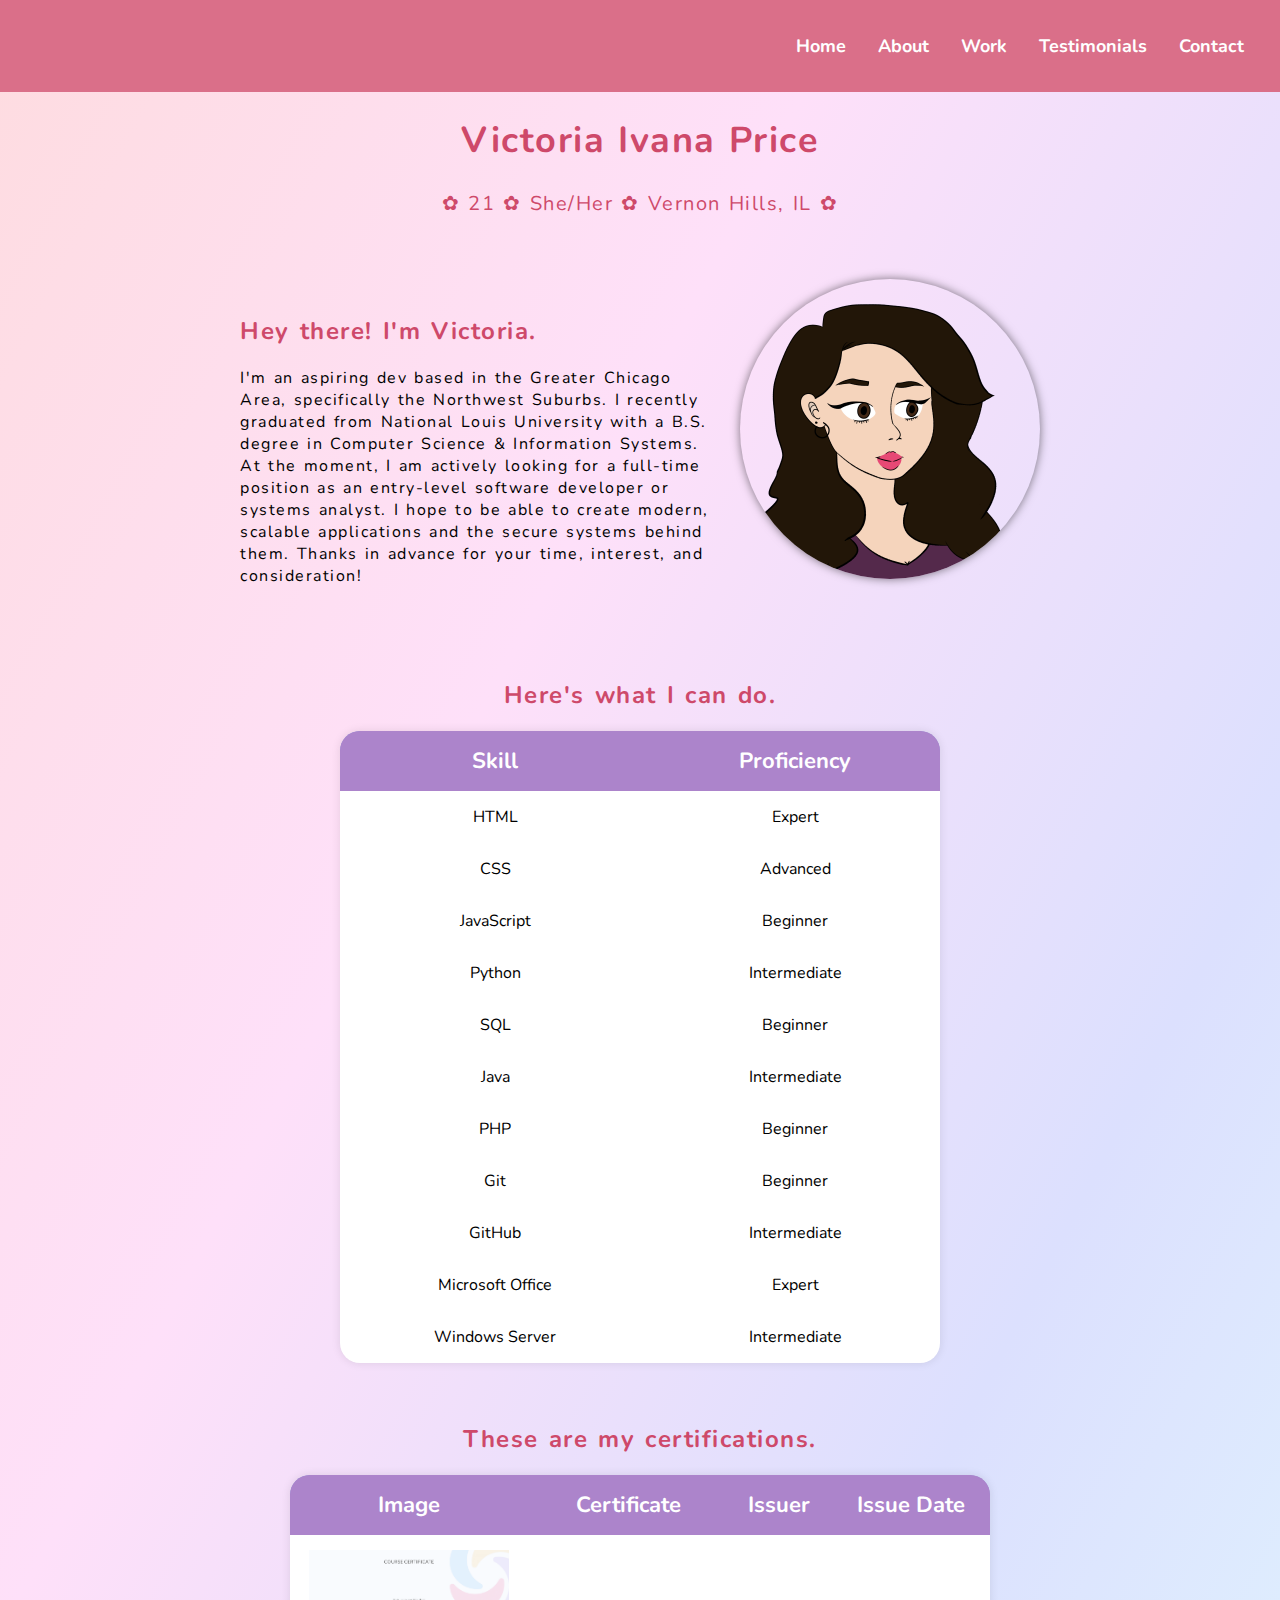
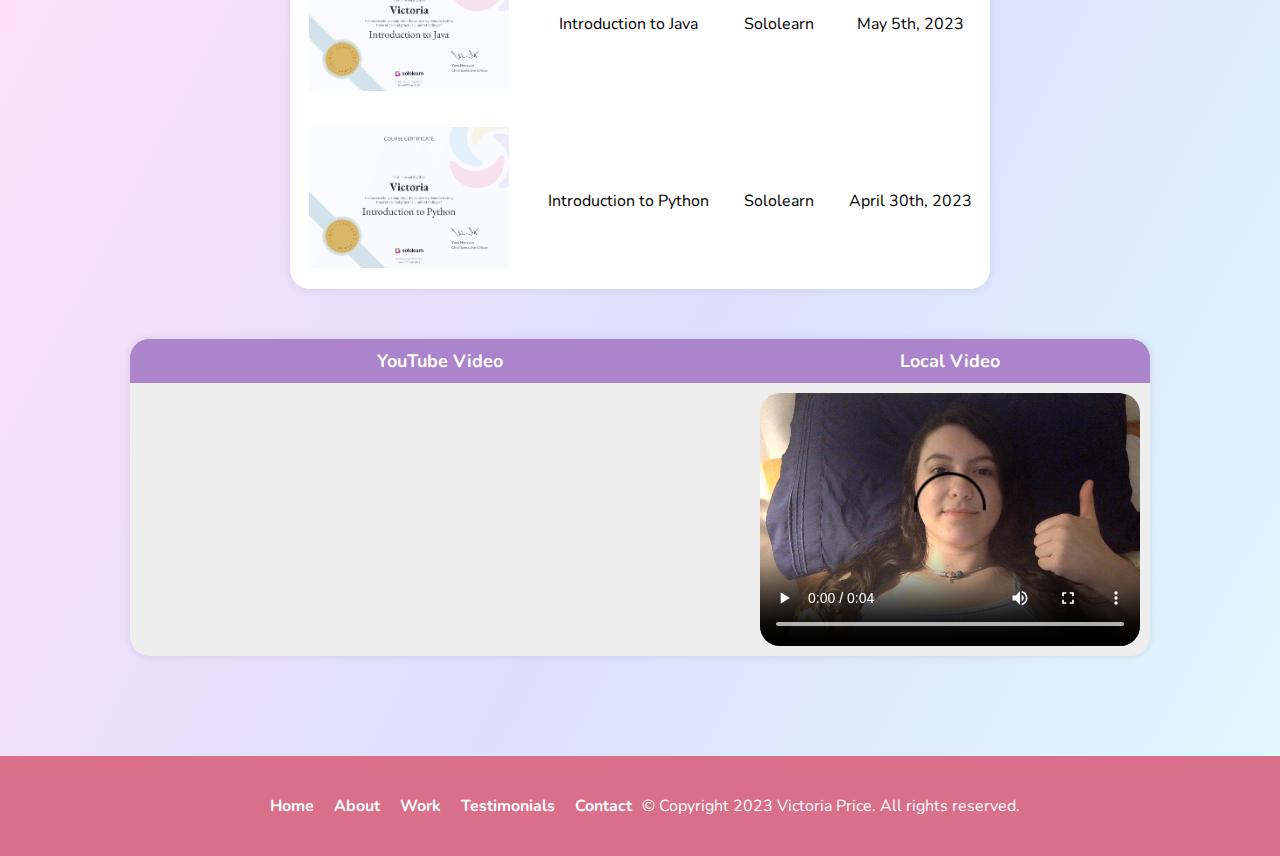
<file: index.html>
<!DOCTYPE html>
<html lang="en">
  <head>
    <meta charset="UTF-8" />
    <meta name="viewport" content="width=device-width, initial-scale=1.0" />
    <meta
      name="description"
      content="Victoria Ivana Price's Professional Portfolio"
    />
    <meta
      name="keywords"
      content="Victoria Price, VIP, Portfolio, Software Developer"
    />
    <title>Victoria Price</title>
    <link rel="stylesheet" href="styles.css" />
    <link
      href="https://fonts.googleapis.com/css?family=Nunito&display=swap"
      rel="stylesheet"
    />
  </head>

  <body>
    <nav>
      <ul>
        <li><a href="contact.html">Contact</a></li>
        <li><a href="testimonials.html">Testimonials</a></li>
        <li><a href="work.html">Work</a></li>
        <li><a href="about.html">About</a></li>
        <li><a href="index.html">Home</a></li>
      </ul>
    </nav>

    <div class="main-content">
      <div class="about-me">
        <h1>Victoria Ivana Price</h1>
        <p>✿ 21 ✿ She/Her ✿ Vernon Hills, IL ✿</p>
      </div>

      <div class="profile-container">
        <div class="profile-text">
          <h2>Hey there! I'm Victoria.</h2>
          <p>
            I'm an aspiring dev based in the Greater Chicago Area, specifically
            the Northwest Suburbs. I recently graduated from National Louis
            University with a B.S. degree in Computer Science & Information
            Systems. At the moment, I am actively looking for a full-time
            position as an entry-level software developer or systems analyst. I
            hope to be able to create modern, scalable applications and the
            secure systems behind them. Thanks in advance for your time,
            interest, and consideration!
          </p>
        </div>
        <div class="profile-photo"></div>
      </div>

      <div class="skills">
        <h2>Here's what I can do.</h2>
        <table>
          <thead>
            <tr class="labels">
              <th>Skill</th>
              <th>Proficiency</th>
            </tr>
          </thead>
          <tbody>
            <tr>
              <td>HTML</td>
              <td>Expert</td>
            </tr>
            <tr>
              <td>CSS</td>
              <td>Advanced</td>
            </tr>
            <tr>
              <td>JavaScript</td>
              <td>Beginner</td>
            </tr>
            <tr>
              <td>Python</td>
              <td>Intermediate</td>
            </tr>
            <tr>
              <td>SQL</td>
              <td>Beginner</td>
            </tr>
            <tr>
              <td>Java</td>
              <td>Intermediate</td>
            </tr>
            <tr>
              <td>PHP</td>
              <td>Beginner</td>
            </tr>
            <tr>
              <td>Git</td>
              <td>Beginner</td>
            </tr>
            <tr>
              <td>GitHub</td>
              <td>Intermediate</td>
            </tr>
            <tr>
              <td>Microsoft Office</td>
              <td>Expert</td>
            </tr>
            <tr>
              <td>Windows Server</td>
              <td>Intermediate</td>
            </tr>
          </tbody>
        </table>
      </div>
    </div>

    <div class="certs">
      <h2>These are my certifications.</h2>
      <table>
        <thead>
          <tr class="labels">
            <th>Image</th>
            <th>Certificate</th>
            <th>Issuer</th>
            <th>Issue Date</th>
          </tr>
        </thead>
        <tbody>
          <tr>
            <td><img src="java-cert.png" width="200px" /></td>
            <td>Introduction to Java</td>
            <td>Sololearn</td>
            <td>May 5th, 2023</td>
          </tr>
          <tr>
            <td><img src="python-cert.png" width="200px" /></td>
            <td>Introduction to Python</td>
            <td>Sololearn</td>
            <td>April 30th, 2023</td>
          </tr>
          <!-- <tr>
            <td><img src="js-cert.png" width="200px" /></td>
            <td>Introduction to JavaScript</td>
            <td>Sololearn</td>
            <td>Pending</td>
          </tr> -->
        </tbody>
      </table>
    </div>

    <!-- I KNOW IT LOOKS SO UGLY RIGHT NOW -->
    <table class="test-table">
      <thead>
        <tr>
          <th id="head1">YouTube Video</th>
          <th id="head2">Local Video</th>
        </tr>
      </thead>
      <tbody>
        <tr>
          <td>
            <div class="video-container">
              <iframe src="https://www.youtube.com/embed/RuX3yvDcMqA"></iframe>
            </div>
          </td>
          <td>
            <div class="video-container">
              <video src="testvideo.mov" controls></video>
            </div>
          </td>
        </tr>
      </tbody>
    </table>

    <footer>
      <ul>
        <li><a href="index.html">Home</a></li>
        <li><a href="about.html">About</a></li>
        <li><a href="work.html">Work</a></li>
        <li><a href="testimonials.html">Testimonials</a></li>
        <li><a href="contact.html">Contact</a></li>
      </ul>

      <div class="copyright">
        <p>&copy; Copyright 2023 Victoria Price. All rights reserved.</p>
      </div>
    </footer>
  </body>
</html>
</file>
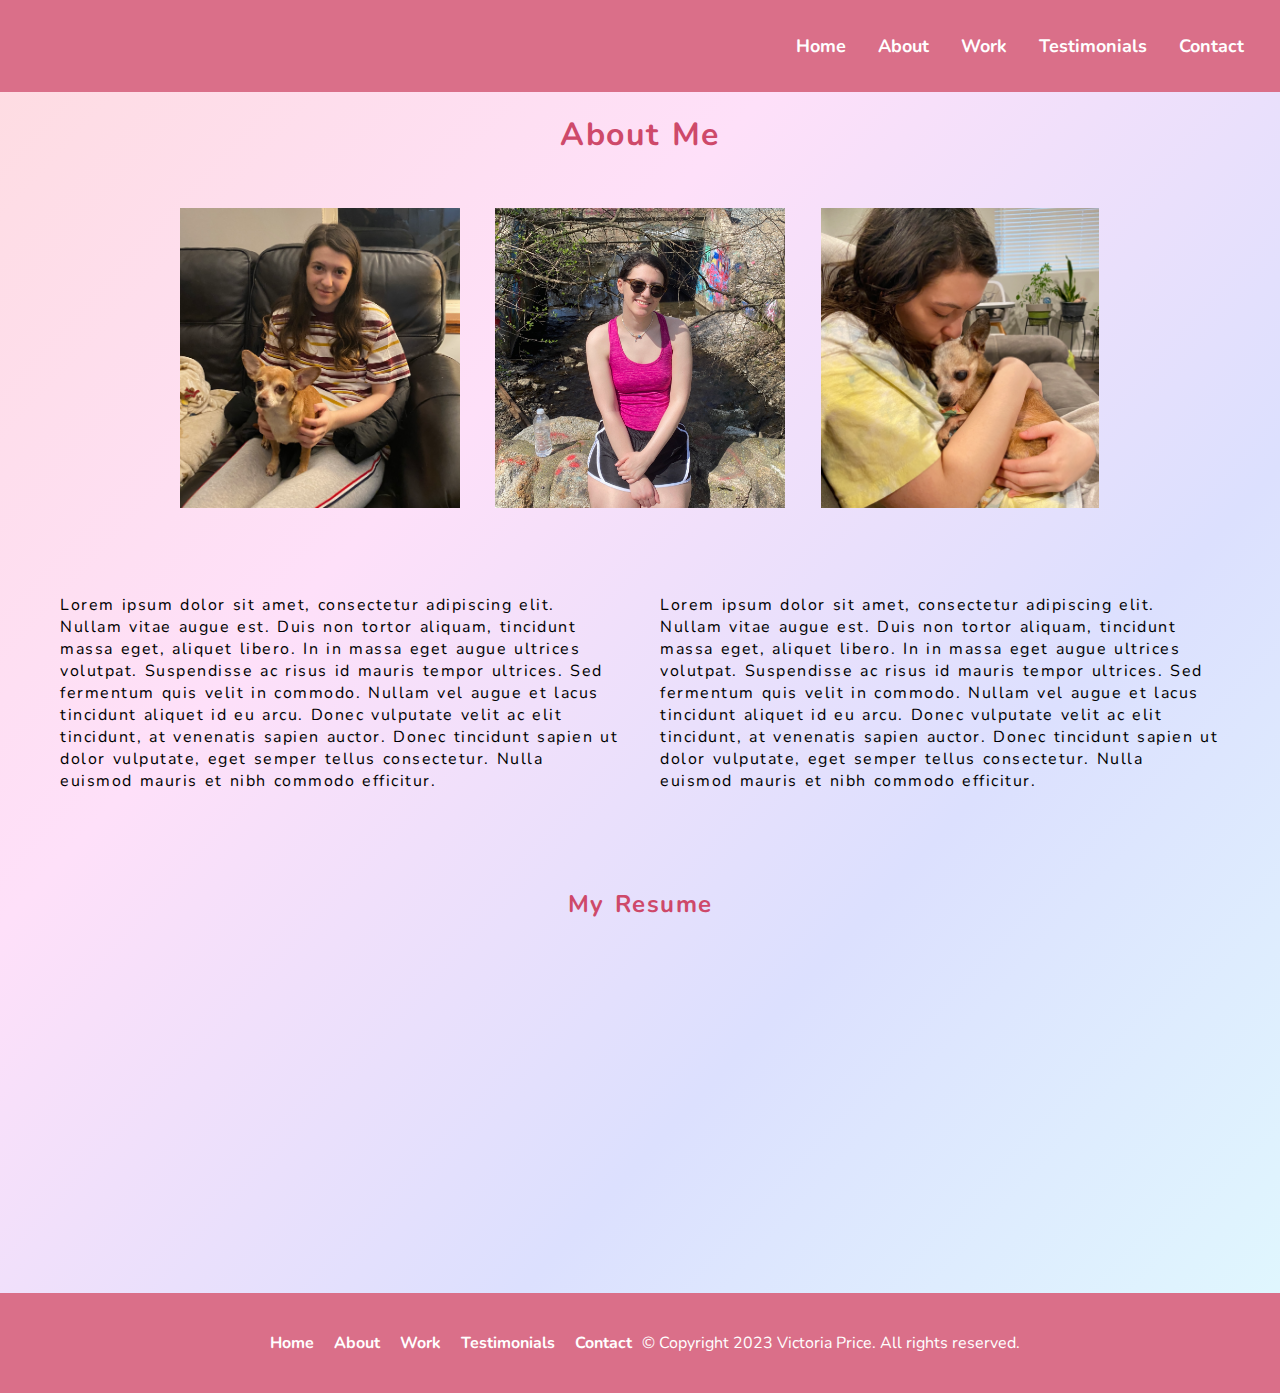
<file: about.html>
<!DOCTYPE html>
<html>
  <head>
    <meta charset="UTF-8" />
    <meta name="viewport" content="width=device-width, initial-scale=1.0" />
    <title>About Me</title>
    <link
      href="https://fonts.googleapis.com/css?family=Nunito&display=swap"
      rel="stylesheet"
    />
    <link rel="stylesheet" type="text/css" href="styles.css" />
  </head>
  <body>
    <header>
      <nav>
        <div class="menu">
          <ul>
            <li><a href="contact.html">Contact</a></li>
            <li><a href="testimonials.html">Testimonials</a></li>
            <li><a href="work.html">Work</a></li>
            <li><a href="about.html">About</a></li>
            <li><a href="index.html">Home</a></li>
          </ul>
        </div>
      </nav>
    </header>
    <div class="main-content">
      <h1 class="about-head">About Me</h1>

      <div class="candid-pic-container">
        <div class="candid-pic">
          <img src="images\lucy_and_vip.jpg" alt="Lucy and VIP" />
        </div>
        <div class="candid-pic">
          <img src="images\vip_hiking.jpg" alt="VIP Hiking" />
        </div>
        <div class="candid-pic">
          <img src="images\sophia_and_vip.jpg" alt="Sophia and VIP" />
        </div>
      </div>

      <div class="about-text">
        <p>
          Lorem ipsum dolor sit amet, consectetur adipiscing elit. Nullam vitae
          augue est. Duis non tortor aliquam, tincidunt massa eget, aliquet
          libero. In in massa eget augue ultrices volutpat. Suspendisse ac risus
          id mauris tempor ultrices. Sed fermentum quis velit in commodo. Nullam
          vel augue et lacus tincidunt aliquet id eu arcu. Donec vulputate velit
          ac elit tincidunt, at venenatis sapien auctor. Donec tincidunt sapien
          ut dolor vulputate, eget semper tellus consectetur. Nulla euismod
          mauris et nibh commodo efficitur.
        </p>
        <p>
          Lorem ipsum dolor sit amet, consectetur adipiscing elit. Nullam vitae
          augue est. Duis non tortor aliquam, tincidunt massa eget, aliquet
          libero. In in massa eget augue ultrices volutpat. Suspendisse ac risus
          id mauris tempor ultrices. Sed fermentum quis velit in commodo. Nullam
          vel augue et lacus tincidunt aliquet id eu arcu. Donec vulputate velit
          ac elit tincidunt, at venenatis sapien auctor. Donec tincidunt sapien
          ut dolor vulputate, eget semper tellus consectetur. Nulla euismod
          mauris et nibh commodo efficitur.
        </p>
      </div>

      <h2>My Resume</h2>
      <iframe
        src="documents/Victoria Ivana Price Resume.pdf"
        width="100%"
        height="1000px"
      ></iframe>
    </div>
    <footer>
      <ul>
        <li><a href="index.html">Home</a></li>
        <li><a href="about.html">About</a></li>
        <li><a href="work.html">Work</a></li>
        <li><a href="testimonials.html">Testimonials</a></li>
        <li><a href="contact.html">Contact</a></li>
      </ul>

      <div class="copyright">
        <p>&copy; Copyright 2023 Victoria Price. All rights reserved.</p>
      </div>
    </footer>
  </body>
</html>
</file>
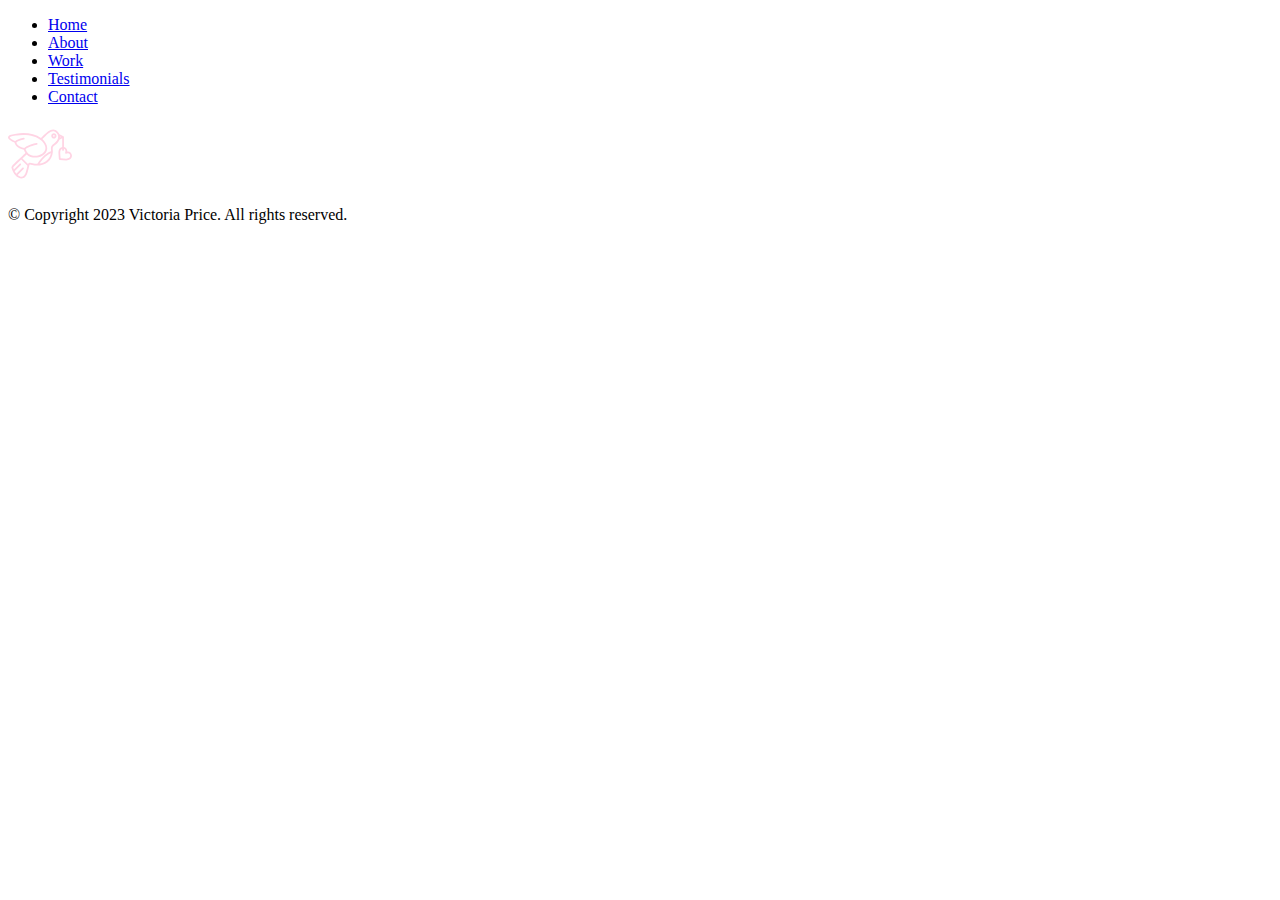
<file: footer.html>
<!DOCTYPE html>
<html lang="en">
  <head>
    <meta charset="UTF-8" />
    <meta http-equiv="X-UA-Compatible" content="IE=edge" />
    <meta name="viewport" content="width=device-width, initial-scale=1.0" />
    <title>Document</title>
  </head>
  <body>
    <ul>
      <li><a href="./index.html">Home</a></li>
      <li><a href="./about.html">About</a></li>
      <li><a href="./work.html">Work</a></li>
      <li><a href="./testimonials.html">Testimonials</a></li>
      <li><a href="./contact.html">Contact</a></li>
    </ul>

    <img src="images/logo/pink_dove.svg" alt="Pink Dove Logo" width="64px" />

    <div class="copyright">
      <p>&copy; Copyright 2023 Victoria Price. All rights reserved.</p>
    </div>
  </body>
</html>
</file>
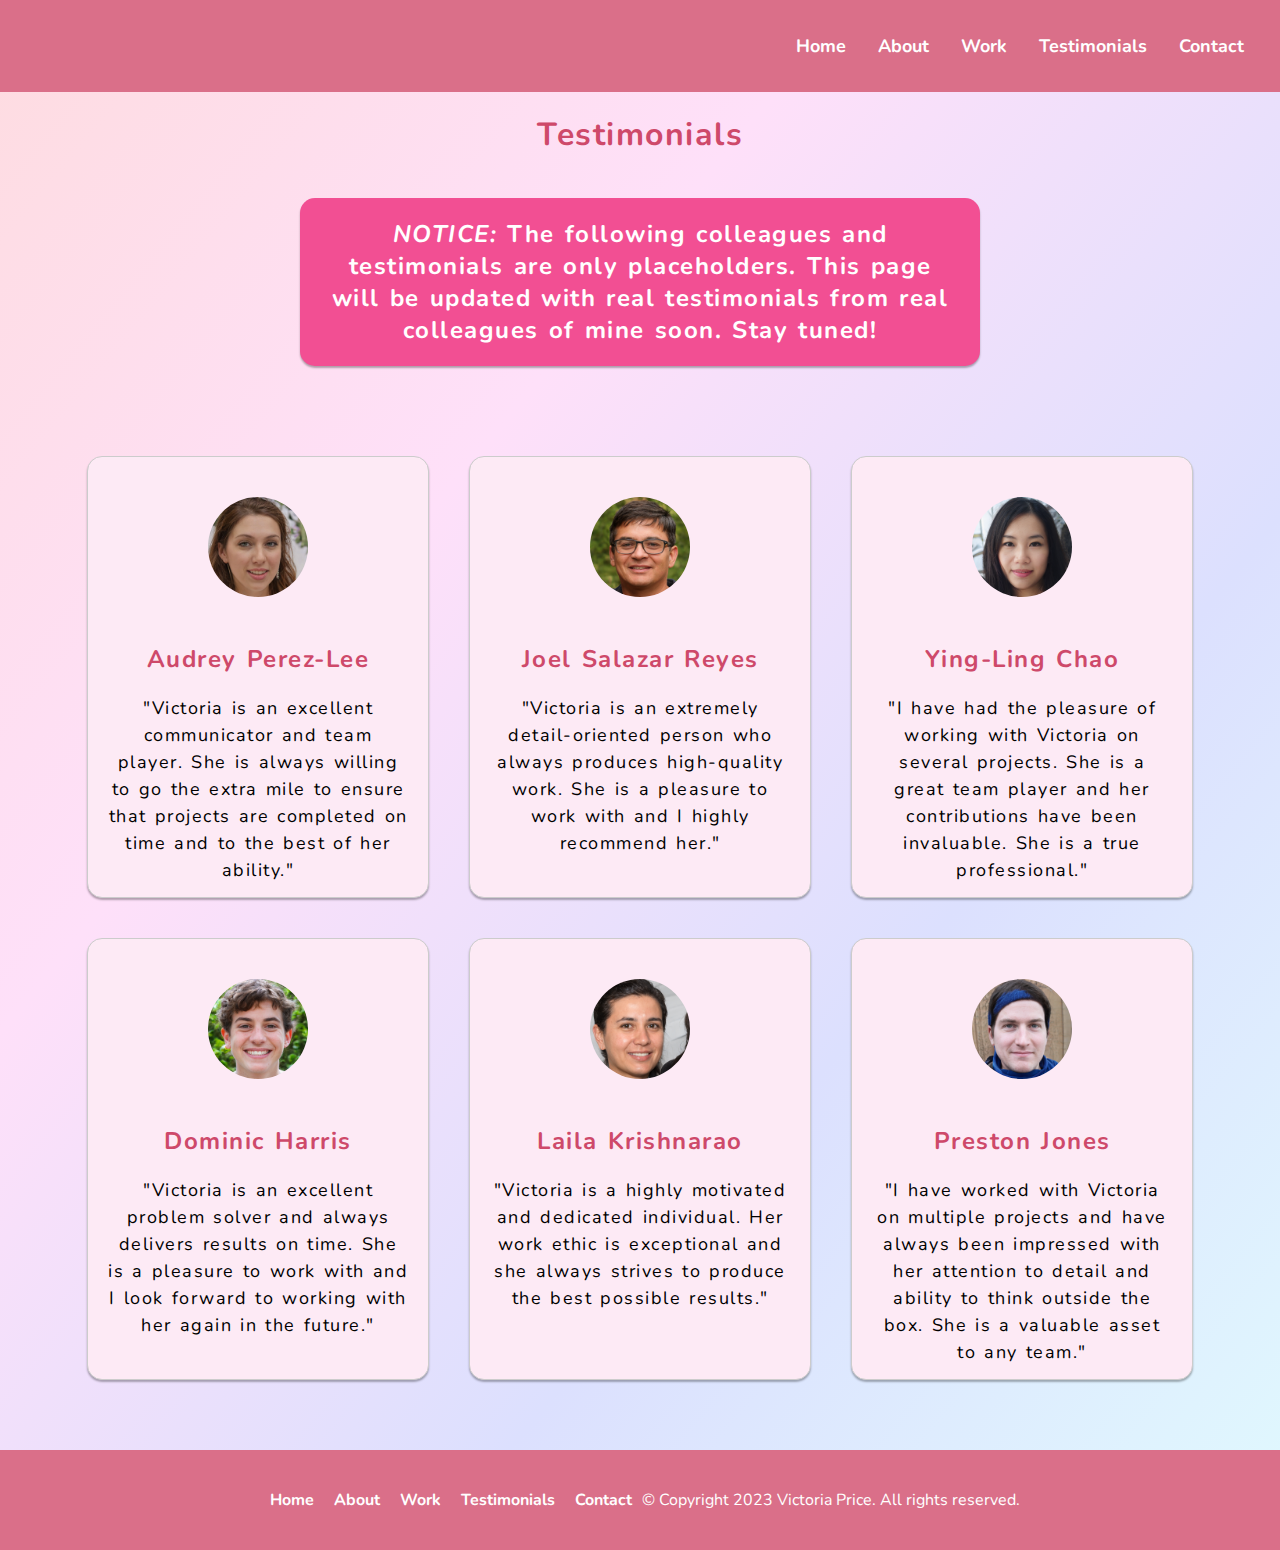
<file: testimonials.html>
<!DOCTYPE html>
<html lang="en">
  <head>
    <meta charset="UTF-8" />
    <meta name="viewport" content="width=device-width, initial-scale=1.0" />
    <link
      href="https://fonts.googleapis.com/css?family=Nunito+Sans&display=swap"
      rel="stylesheet"
    />
    <link rel="stylesheet" href="styles.css" />
    <title>Testimonials</title>
  </head>

  <body>
    <nav>
      <ul>
        <li><a href="contact.html">Contact</a></li>
        <li><a href="testimonials.html">Testimonials</a></li>
        <li><a href="work.html">Work</a></li>
        <li><a href="about.html">About</a></li>
        <li><a href="index.html">Home</a></li>
      </ul>
    </nav>

    <div class="main-content">
      <h1>Testimonials</h1>
      <h2 class="notice">
        <em>NOTICE:</em> The following colleagues and testimonials are only
        placeholders. This page will be updated with real testimonials from real
        colleagues of mine soon. Stay tuned!
      </h2>
      <div class="testimonials-container">
        <div class="testimonial-item">
          <img src="images/colleagues/girl1.png" alt="Colleague 1" />
          <h2>Audrey Perez-Lee</h2>
          <p>
            "Victoria is an excellent communicator and team player. She is
            always willing to go the extra mile to ensure that projects are
            completed on time and to the best of her ability."
          </p>
        </div>

        <div class="testimonial-item">
          <img src="images/colleagues/guy1.png" alt="Colleague 2" />
          <h2>Joel Salazar Reyes</h2>
          <p>
            "Victoria is an extremely detail-oriented person who always produces
            high-quality work. She is a pleasure to work with and I highly
            recommend her."
          </p>
        </div>

        <div class="testimonial-item">
          <img src="images/colleagues/girl2.png" alt="Colleague 3" />
          <h2>Ying-Ling Chao</h2>
          <p>
            "I have had the pleasure of working with Victoria on several
            projects. She is a great team player and her contributions have been
            invaluable. She is a true professional."
          </p>
        </div>

        <div class="testimonial-item">
          <img src="images/colleagues/guy2.png" alt="Colleague 4" />
          <h2>Dominic Harris</h2>
          <p>
            "Victoria is an excellent problem solver and always delivers results
            on time. She is a pleasure to work with and I look forward to
            working with her again in the future."
          </p>
        </div>

        <div class="testimonial-item">
          <img src="images/colleagues/girl3.png" alt="Colleague 5" />
          <h2>Laila Krishnarao</h2>
          <p>
            "Victoria is a highly motivated and dedicated individual. Her work
            ethic is exceptional and she always strives to produce the best
            possible results."
          </p>
        </div>

        <div class="testimonial-item">
          <img src="images/colleagues/guy3.png" alt="Colleague 6" />
          <h2>Preston Jones</h2>
          <p>
            "I have worked with Victoria on multiple projects and have always
            been impressed with her attention to detail and ability to think
            outside the box. She is a valuable asset to any team."
          </p>
        </div>
      </div>
    </div>

    <footer>
      <ul>
        <li><a href="index.html">Home</a></li>
        <li><a href="about.html">About</a></li>
        <li><a href="work.html">Work</a></li>
        <li><a href="testimonials.html">Testimonials</a></li>
        <li><a href="contact.html">Contact</a></li>
      </ul>

      <div class="copyright">
        <p>&copy; Copyright 2023 Victoria Price. All rights reserved.</p>
      </div>
    </footer>
  </body>
</html>
</file>
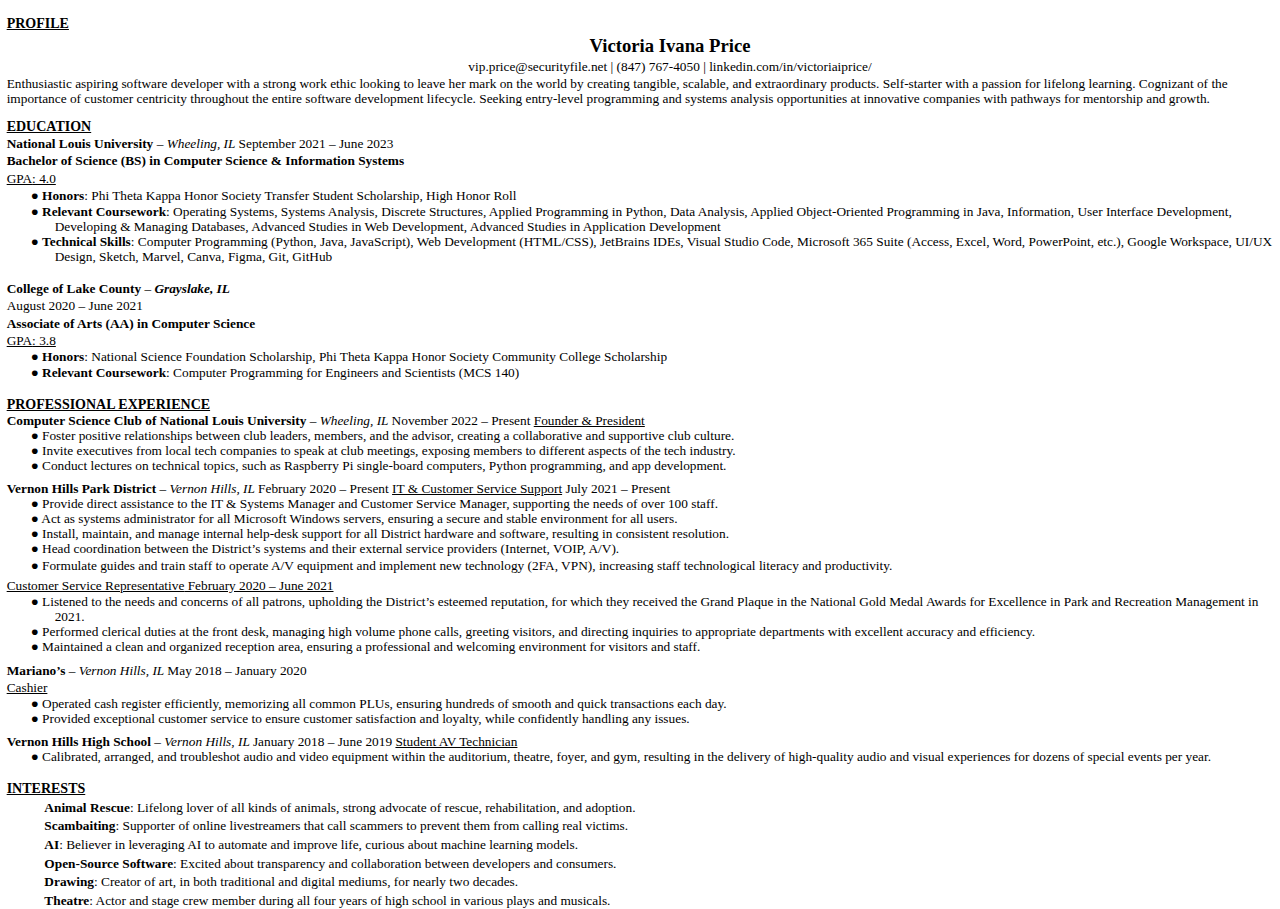
<file: documents/Victoria Ivana Price Resume.html>
<!DOCTYPE html PUBLIC "-//W3C//DTD XHTML 1.0 Transitional//EN" "http://www.w3.org/TR/xhtml1/DTD/xhtml1-transitional.dtd">
<html xmlns="http://www.w3.org/1999/xhtml" xml:lang="en" lang="en">
  <head>
    <meta http-equiv="Content-Type" content="text/html; charset=utf-8" />
    <title>file_1682101612706</title>
    <style type="text/css">
      * {
        margin: 0;
        padding: 0;
        text-indent: 0;
      }
      h2 {
        color: black;
        font-family: "Times New Roman", serif;
        font-style: normal;
        font-weight: bold;
        text-decoration: underline;
        font-size: 10.5pt;
      }
      h1 {
        color: black;
        font-family: "Times New Roman", serif;
        font-style: normal;
        font-weight: bold;
        text-decoration: none;
        font-size: 14pt;
      }
      .p,
      p {
        color: black;
        font-family: "Times New Roman", serif;
        font-style: normal;
        font-weight: normal;
        text-decoration: none;
        font-size: 10pt;
        margin: 0pt;
      }
      h3 {
        color: black;
        font-family: "Times New Roman", serif;
        font-style: normal;
        font-weight: bold;
        text-decoration: none;
        font-size: 10pt;
      }
      .s2 {
        color: black;
        font-family: "Times New Roman", serif;
        font-style: normal;
        font-weight: normal;
        text-decoration: underline;
        font-size: 10pt;
      }
      li {
        display: block;
      }
      #l1 {
        padding-left: 0pt;
      }
      #l1 > li > *:first-child:before {
        content: "● ";
        color: black;
        font-family: "Times New Roman", serif;
        font-style: normal;
        font-weight: normal;
        text-decoration: none;
        font-size: 10pt;
      }
      li {
        display: block;
      }
      #l2 {
        padding-left: 0pt;
      }
      #l2 > li > *:first-child:before {
        content: " ";
        color: black;
        font-family: Symbol, serif;
        font-style: normal;
        font-weight: normal;
        text-decoration: none;
        font-size: 10pt;
      }
    </style>
  </head>
  <body>
    <p style="text-indent: 0pt; text-align: left"><br /></p>
    <h2 style="padding-left: 5pt; text-indent: 0pt; text-align: left">
      PROFILE
    </h2>
    <h1
      style="
        padding-top: 2pt;
        padding-left: 45pt;
        text-indent: 0pt;
        text-align: center;
      "
    >
      Victoria Ivana Price
    </h1>
    <p
      style="
        padding-top: 2pt;
        padding-left: 45pt;
        text-indent: 0pt;
        text-align: center;
      "
    >
      vip.price@securityfile.net | (847) 767-4050 |
      linkedin.com/in/victoriaiprice/
    </p>
    <p
      style="
        padding-top: 1pt;
        padding-left: 5pt;
        text-indent: 0pt;
        line-height: 112%;
        text-align: left;
      "
    >
      Enthusiastic aspiring software developer with a strong work ethic looking
      to leave her mark on the world by creating tangible, scalable, and
      extraordinary products. Self-starter with a passion for lifelong learning.
      Cognizant of the importance of customer centricity throughout the entire
      software development lifecycle. Seeking entry-level programming and
      systems analysis opportunities at innovative companies with pathways for
      mentorship and growth.
    </p>
    <h2
      style="
        padding-top: 9pt;
        padding-left: 5pt;
        text-indent: 0pt;
        text-align: left;
      "
    >
      EDUCATION
    </h2>
    <p
      style="
        padding-top: 1pt;
        padding-left: 5pt;
        text-indent: 0pt;
        text-align: left;
      "
    >
      <b>National Louis University </b>– <i>Wheeling, IL </i>September 2021 –
      June 2023
    </p>
    <h3
      style="
        padding-top: 1pt;
        padding-left: 5pt;
        text-indent: 0pt;
        text-align: left;
      "
    >
      Bachelor of Science (BS) in Computer Science &amp; Information Systems
    </h3>
    <p
      class="s2"
      style="
        padding-top: 1pt;
        padding-left: 5pt;
        text-indent: 0pt;
        text-align: left;
      "
    >
      GPA<span class="p">: 4.0</span>
    </p>
    <ul id="l1">
      <li data-list-text="●">
        <h3
          style="
            padding-top: 1pt;
            padding-left: 41pt;
            text-indent: -18pt;
            text-align: left;
          "
        >
          Honors<span class="p"
            >: Phi Theta Kappa Honor Society Transfer Student Scholarship, High
            Honor Roll</span
          >
        </h3>
      </li>
      <li data-list-text="●">
        <h3
          style="
            padding-top: 1pt;
            padding-left: 41pt;
            text-indent: -18pt;
            line-height: 112%;
            text-align: left;
          "
        >
          Relevant Coursework<span class="p"
            >: Operating Systems, Systems Analysis, Discrete Structures, Applied
            Programming in Python, Data Analysis, Applied Object-Oriented
            Programming in Java, Information, User Interface Development,
            Developing &amp; Managing Databases, Advanced Studies in Web
            Development, Advanced Studies in Application Development</span
          >
        </h3>
      </li>
      <li data-list-text="●">
        <h3
          style="
            padding-left: 41pt;
            text-indent: -18pt;
            line-height: 112%;
            text-align: left;
          "
        >
          Technical Skills<span class="p"
            >: Computer Programming (Python, Java, JavaScript), Web Development
            (HTML/CSS), JetBrains IDEs, Visual Studio Code, Microsoft 365 Suite
            (Access, Excel, Word, PowerPoint, etc.), Google Workspace, UI/UX
            Design, Sketch, Marvel, Canva, Figma, Git, GitHub</span
          >
        </h3>
        <p style="text-indent: 0pt; text-align: left"><br /></p>
        <h3 style="padding-left: 5pt; text-indent: 0pt; text-align: left">
          College of Lake County <span class="p">– </span><i>Grayslake, IL</i>
        </h3>
        <p
          style="
            padding-top: 1pt;
            padding-left: 5pt;
            text-indent: 0pt;
            text-align: left;
          "
        >
          August 2020 – June 2021
        </p>
        <h3
          style="
            padding-top: 1pt;
            padding-left: 5pt;
            text-indent: 0pt;
            text-align: left;
          "
        >
          Associate of Arts (AA) in Computer Science
        </h3>
        <p
          class="s2"
          style="
            padding-top: 1pt;
            padding-left: 5pt;
            text-indent: 0pt;
            text-align: left;
          "
        >
          GPA<span class="p">: 3.8</span>
        </p>
      </li>
      <li data-list-text="●">
        <h3
          style="
            padding-top: 1pt;
            padding-left: 41pt;
            text-indent: -18pt;
            line-height: 112%;
            text-align: left;
          "
        >
          Honors<span class="p"
            >: National Science Foundation Scholarship, Phi Theta Kappa Honor
            Society Community College Scholarship</span
          >
        </h3>
      </li>
      <li data-list-text="●">
        <h3 style="padding-left: 41pt; text-indent: -18pt; text-align: left">
          Relevant Coursework<span class="p"
            >: Computer Programming for Engineers and Scientists (MCS 140)</span
          >
        </h3>
        <p style="text-indent: 0pt; text-align: left"><br /></p>
        <h2 style="padding-left: 5pt; text-indent: 0pt; text-align: left">
          PROFESSIONAL EXPERIENCE
        </h2>
        <p
          style="
            padding-top: 1pt;
            padding-left: 5pt;
            text-indent: 0pt;
            line-height: 112%;
            text-align: left;
          "
        >
          <b>Computer Science Club of National Louis University </b>–
          <i>Wheeling, IL </i>November 2022 – Present
          <u>Founder &amp; President</u>
        </p>
      </li>
      <li data-list-text="●">
        <p
          style="
            padding-left: 41pt;
            text-indent: -18pt;
            line-height: 111%;
            text-align: left;
          "
        >
          Foster positive relationships between club leaders, members, and the
          advisor, creating a collaborative and supportive club culture.
        </p>
      </li>
      <li data-list-text="●">
        <p
          style="
            padding-left: 41pt;
            text-indent: -18pt;
            line-height: 112%;
            text-align: left;
          "
        >
          Invite executives from local tech companies to speak at club meetings,
          exposing members to different aspects of the tech industry.
        </p>
      </li>
      <li data-list-text="●">
        <p
          style="
            padding-left: 41pt;
            text-indent: -18pt;
            line-height: 111%;
            text-align: left;
          "
        >
          Conduct lectures on technical topics, such as Raspberry Pi
          single-board computers, Python programming, and app development.
        </p>
        <p
          style="
            padding-top: 6pt;
            padding-left: 5pt;
            text-indent: 0pt;
            line-height: 112%;
            text-align: left;
          "
        >
          <b>Vernon Hills Park District </b>– <i>Vernon Hills, IL </i>February
          2020 – Present <u>IT &amp; Customer Service Support</u> July 2021 –
          Present
        </p>
      </li>
      <li data-list-text="●">
        <p
          style="
            padding-left: 41pt;
            text-indent: -18pt;
            line-height: 111%;
            text-align: left;
          "
        >
          Provide direct assistance to the IT &amp; Systems Manager and Customer
          Service Manager, supporting the needs of over 100 staff.
        </p>
      </li>
      <li data-list-text="●">
        <p
          style="
            padding-left: 41pt;
            text-indent: -18pt;
            line-height: 112%;
            text-align: left;
          "
        >
          Act as systems administrator for all Microsoft Windows servers,
          ensuring a secure and stable environment for all users.
        </p>
      </li>
      <li data-list-text="●">
        <p
          style="
            padding-left: 41pt;
            text-indent: -18pt;
            line-height: 111%;
            text-align: left;
          "
        >
          Install, maintain, and manage internal help-desk support for all
          District hardware and software, resulting in consistent resolution.
        </p>
      </li>
      <li data-list-text="●">
        <p style="padding-left: 41pt; text-indent: -18pt; text-align: left">
          Head coordination between the District’s systems and their external
          service providers (Internet, VOIP, A/V).
        </p>
      </li>
      <li data-list-text="●">
        <p
          style="
            padding-top: 1pt;
            padding-left: 41pt;
            text-indent: -18pt;
            line-height: 112%;
            text-align: left;
          "
        >
          Formulate guides and train staff to operate A/V equipment and
          implement new technology (2FA, VPN), increasing staff technological
          literacy and productivity.
        </p>
        <p
          class="s2"
          style="
            padding-top: 3pt;
            padding-left: 5pt;
            text-indent: 0pt;
            text-align: left;
          "
        >
          Customer Service Representative<span class="p">
            February 2020 – June 2021</span
          >
        </p>
      </li>
      <li data-list-text="●">
        <p
          style="
            padding-top: 1pt;
            padding-left: 41pt;
            text-indent: -18pt;
            line-height: 112%;
            text-align: left;
          "
        >
          Listened to the needs and concerns of all patrons, upholding the
          District’s esteemed reputation, for which they received the Grand
          Plaque in the National Gold Medal Awards for Excellence in Park and
          Recreation Management in 2021.
        </p>
      </li>
      <li data-list-text="●">
        <p
          style="
            padding-left: 41pt;
            text-indent: -18pt;
            line-height: 112%;
            text-align: left;
          "
        >
          Performed clerical duties at the front desk, managing high volume
          phone calls, greeting visitors, and directing inquiries to appropriate
          departments with excellent accuracy and efficiency.
        </p>
      </li>
      <li data-list-text="●">
        <p
          style="
            padding-left: 41pt;
            text-indent: -18pt;
            line-height: 112%;
            text-align: left;
          "
        >
          Maintained a clean and organized reception area, ensuring a
          professional and welcoming environment for visitors and staff.
        </p>
        <p
          style="
            padding-top: 6pt;
            padding-left: 5pt;
            text-indent: 0pt;
            text-align: left;
          "
        >
          <b>Mariano’s </b>– <i>Vernon Hills, IL </i>May 2018 – January 2020
        </p>
        <p
          class="s2"
          style="
            padding-top: 1pt;
            padding-left: 5pt;
            text-indent: 0pt;
            text-align: left;
          "
        >
          Cashier
        </p>
      </li>
      <li data-list-text="●">
        <p
          style="
            padding-top: 1pt;
            padding-left: 41pt;
            text-indent: -18pt;
            line-height: 112%;
            text-align: left;
          "
        >
          Operated cash register efficiently, memorizing all common PLUs,
          ensuring hundreds of smooth and quick transactions each day.
        </p>
      </li>
      <li data-list-text="●">
        <p
          style="
            padding-left: 41pt;
            text-indent: -18pt;
            line-height: 112%;
            text-align: left;
          "
        >
          Provided exceptional customer service to ensure customer satisfaction
          and loyalty, while confidently handling any issues.
        </p>
        <p
          style="
            padding-top: 6pt;
            padding-left: 5pt;
            text-indent: 0pt;
            line-height: 112%;
            text-align: left;
          "
        >
          <b>Vernon Hills High School </b>– <i>Vernon Hills, IL </i>January 2018
          – June 2019 <u>Student AV Technician</u>
        </p>
      </li>
      <li data-list-text="●">
        <p
          style="
            padding-left: 41pt;
            text-indent: -18pt;
            line-height: 111%;
            text-align: left;
          "
        >
          Calibrated, arranged, and troubleshot audio and video equipment within
          the auditorium, theatre, foyer, and gym, resulting in the delivery of
          high-quality audio and visual experiences for dozens of special events
          per year.
        </p>
      </li>
    </ul>
    <p style="text-indent: 0pt; text-align: left"><br /></p>
    <h2 style="padding-left: 5pt; text-indent: 0pt; text-align: left">
      INTERESTS
    </h2>
    <ul id="l2">
      <li data-list-text="">
        <h3
          style="
            padding-top: 2pt;
            padding-left: 41pt;
            text-indent: -18pt;
            text-align: left;
          "
        >
          Animal Rescue<span class="p"
            >: Lifelong lover of all kinds of animals, strong advocate of
            rescue, rehabilitation, and adoption.</span
          >
        </h3>
      </li>
      <li data-list-text="●">
        <h3
          style="
            padding-top: 2pt;
            padding-left: 41pt;
            text-indent: -18pt;
            text-align: left;
          "
        >
          Scambaiting<span class="p"
            >: Supporter of online livestreamers that call scammers to prevent
            them from calling real victims.</span
          >
        </h3>
      </li>
      <li data-list-text="●">
        <h3
          style="
            padding-top: 2pt;
            padding-left: 41pt;
            text-indent: -18pt;
            text-align: left;
          "
        >
          AI<span class="p"
            >: Believer in leveraging AI to automate and improve life, curious
            about machine learning models.</span
          >
        </h3>
      </li>
      <li data-list-text="●">
        <h3
          style="
            padding-top: 2pt;
            padding-left: 41pt;
            text-indent: -18pt;
            text-align: left;
          "
        >
          Open-Source Software<span class="p"
            >: Excited about transparency and collaboration between developers
            and consumers.</span
          >
        </h3>
      </li>
      <li data-list-text="●">
        <h3
          style="
            padding-top: 2pt;
            padding-left: 41pt;
            text-indent: -18pt;
            text-align: left;
          "
        >
          Drawing<span class="p"
            >: Creator of art, in both traditional and digital mediums, for
            nearly two decades.</span
          >
        </h3>
      </li>
      <li data-list-text="">
        <h3
          style="
            padding-top: 2pt;
            padding-left: 41pt;
            text-indent: -18pt;
            text-align: left;
          "
        >
          Theatre<span class="p"
            >: Actor and stage crew member during all four years of high school
            in various plays and musicals.</span
          >
        </h3>
      </li>
    </ul>
  </body>
</html>
</file>
<file: styles.css>
@import url(https://fonts.googleapis.com/css?family=Nunito);

nav {
  background-color: rgb(218, 111, 137);
  padding: 20px;
}

nav ul {
  list-style-type: none;
  margin: 0;
  padding: 0;
  overflow: hidden;
}

nav li {
  float: right;
}

nav li a {
  display: block;
  color: white;
  text-align: center;
  font-weight: bold;
  font-size: 18px;
  padding: 14px 16px;
  text-decoration: none;
}

nav li a:hover {
  background-color: #ff94a6;
  border-radius: 15px;
}

body {
  font-family: "Nunito", sans-serif;
  margin: 0;
  background: linear-gradient(
    to bottom right,
    #fedce0,
    #fee0f9,
    #dce0fe,
    #e0f9fe
  );
}

.main-content {
  display: flex;
  flex-direction: column;
  justify-content: center;
  align-items: center;
  min-height: calc(100vh - 70px - 100px);
}

.about-me {
  max-width: 800px;
  text-align: center;
  margin-bottom: 40px;
}

.about-me h1 {
  font-size: 36px;
  font-weight: bold;
  color: rgb(206, 73, 106);
}

.about-me p {
  font-size: 20px;
  color: rgb(206, 73, 106);
  line-height: 1.5;
}

.profile-photo {
  width: 300px;
  height: 300px;
  /* background-image: url("images/vip_photo.png"); */
  background-image: url("images/vip_sketch.png");
  background-position: center;
  background-size: cover;
  border-radius: 50%;
  box-shadow: 0 0 10px rgba(0, 0, 0, 0.5);
  margin-bottom: 40px;
}

.profile-container {
  display: flex;
  justify-content: center;
  align-items: center;
  max-width: 800px;
}

.profile-text {
  flex: 1;
  margin-right: 20px;
}

footer {
  background-color: rgb(218, 111, 137);
  color: white;
  display: flex;
  justify-content: center;
  align-items: center;
  height: 100px;
  width: 100%;
}

footer ul {
  list-style-type: none;
  margin: 0;
  padding: 0;
  display: flex;
}

footer li {
  margin: 0 10px;
}

footer li a {
  color: white;
  text-decoration: none;
  font-weight: bold;
}

.contact-head {
  color: rgb(243, 124, 144);
}

form {
  display: flex;
  flex-direction: column;
  align-items: flex-start;
  max-width: 500px;
  margin: 0 auto;
}

label {
  margin-bottom: 10px;
  font-size: 18px;
}

input,
textarea {
  font-size: 16px;
  margin-bottom: 20px;
  box-sizing: border-box;
  width: 100%;
  max-width: 100%;
  padding: 10px;
  border-radius: 5px;
  border: 1px solid #ccc;
}

textarea {
  resize: vertical;
  min-height: 300px;
  height: 300px;
  width: 500px;
}

button[type="submit"] {
  background-color: #ff69b4;
  color: white;
  border: none;
  padding: 10px 20px;
  margin-bottom: 40px;
  font-size: 16px;
  border-radius: 4px;
  cursor: pointer;
}

button[type="submit"]:hover {
  background-color: #ff2d7e;
}

iframe {
  border: none;
  min-width: 600px;
  max-width: 900px;
  height: 2225px;
  margin-bottom: 100px;
}

.about-container {
  margin: 20px 0;
  background: #ddd;
  width: 100px;
}

.about-head {
  text-align: center;
  color: rgb(206, 73, 106);
}

.about-text {
  display: flex;
  flex: 1;
  margin: 20px;
  padding: 20px;
  text-align: left;
}

.about-text p {
  padding: 20px;
}

.candid-pic-container {
  display: flex;
  justify-content: center;
  align-items: center;
}

.candid-pic {
  width: 300px;
  height: 300px;
  margin: 10px;
  padding-top: 20px;
  display: flex;
  justify-content: center;
  align-items: center;
}

.candid-pic img {
  max-width: 100%;
  max-height: 100%;
}

::placeholder {
  color: #ccc;
  font-family: "Nunito", sans-serif;
}

.work-gallery {
  display: flex;
  flex-wrap: wrap;
  justify-content: space-around;
  background: linear-gradient(
    to bottom right,
    #fedce0,
    #fee0f9,
    #dce0fe,
    #e0f9fe
  );
  margin-top: 50px;
}

.work-item {
  width: 30%;
  padding: 30px;
  margin-bottom: 50px;
  background-color: #fdeaf5;
  text-align: center;
  box-shadow: 0px 2px 2px rgba(0, 0, 0, 0.3);
  min-height: calc(100vh - 70px - 100px);
  border-radius: 15px;
}

.work-item img {
  width: 100%;
  height: auto;
  margin-bottom: 20px;
}

.work-item h3 {
  margin-top: 0;
  font-size: 24px;
}

.work-item p {
  font-size: 16px;
  line-height: 1.5;
}

.project-button {
  display: inline-block;
  padding: 10px;
  font-size: 16px;
  border-radius: 5px;
  background-color: #f24f93;
  color: #fff;
  text-decoration: none;
  margin-top: 10px;
}

.testimonials-container {
  display: flex;
  flex-wrap: wrap;
  justify-content: center;
  align-items: center;
  margin: 50px 0;
}

.testimonial-item {
  width: 300px;
  margin: 20px;
  padding: 20px;
  border: 1px solid #ccc;
  border-radius: 15px;
  text-align: center;
  box-shadow: 0px 2px 2px rgba(0, 0, 0, 0.3);
  min-height: 400px;
  max-height: 400px;
  background-color: #fdeaf5;
}

.testimonial-item img {
  width: 100px;
  height: 100px;
  border-radius: 50%;
  object-fit: cover;
  margin: 20px;
}

.testimonial-item h3 {
  font-size: 24px;
  margin-bottom: 10px;
  color: #f24f93;
}

.testimonial-item p {
  font-size: 18px;
  line-height: 1.5;
  margin-bottom: 20px;
}

h1,
h2 {
  font-weight: bold;
  color: rgb(206, 73, 106);
  word-spacing: 1.5px;
  letter-spacing: 1.5px;
}

h3 {
  color: #f24f93;
  font-weight: bold;
  word-spacing: 1.5px;
  letter-spacing: 1.5px;
}

body p {
  letter-spacing: 1.5px;
  word-spacing: 1.5px;
}

.copyright p {
  letter-spacing: 0px;
  word-spacing: 0px;
}

.skills {
  padding: 40px;
  width: 100%;
  text-align: center;
}

.skills table {
  border-collapse: collapse;
  width: 100%;
  max-width: 600px;
  margin: auto;
  background-color: white;
  border-radius: 20px;
  border-color: red;
  overflow: hidden;
  box-shadow: 0px 0px 10px rgba(0, 0, 0, 0.1);
}

.certs table {
  border-collapse: collapse;
  width: 100%;
  max-width: 700px;
  margin: auto;
  background-color: white;
  border-radius: 20px;
  border-color: red;
  overflow: hidden;
  box-shadow: 0px 0px 10px rgba(0, 0, 0, 0.1);
}

.certs h2 {
  text-align: center;
  font-size: 1.5em;
  font-weight: bold;
  color: rgb(206, 73, 106);
  margin-bottom: 20px;
}

.labels {
  background-color: #938ed9;
  color: white;
  padding: 15px;
  font-size: 22px;
  text-align: center;
  font-weight: bold;
}

th,
td {
  padding: 15px;
  text-align: center;
}

th {
  background-color: #ac84cb;
  font-weight: bold;
}

.notice {
  background-color: #f24f93;
  color: white;
  padding: 20px;
  text-align: center;
  margin: 20px 0;
  border-radius: 15px;
  width: 50%;
  box-shadow: 0px 2px 2px rgba(0, 0, 0, 0.3);
}

.videos {
  width: 100%;
  height: 100%;
  max-width: 800px;
  margin: auto;
}

.videos tbody {
  border-radius: 20px;
  overflow: hidden;
  background-color: white;
}

.videos thead {
  border-radius: 20px;
  overflow: hidden;
  box-shadow: 0px 0px 10px rgba(0, 0, 0, 0.1);
}

.videos th,
.videos td {
  vertical-align: top;
  padding: 10px;
  border-collapse: collapse;
}

.video-container {
  position: relative;
  width: 100%;
  height: 253px;
}

video {
  position: relative;
  width: 380px;
  height: 253px;
  border: none;
  border-radius: 20px;
}

iframe {
  width: 380px;
  height: 253px;
  border: none;
  position: relative;
  border-radius: 20px;
}

table.test-table {
  border: 0px solid #ffffff;
  background-color: #eeeeee;
  width: 800px;
  text-align: center;
  border-collapse: collapse;
  margin-left: auto;
  margin-right: auto;
  margin-top: 50px;
  margin-bottom: 100px;
  border-spacing: 0;
  border-collapse: separate;
  border-radius: 20px;
  box-shadow: 0px 0px 10px rgba(0, 0, 0, 0.1);
}

table.test-table td,
table.test-table th {
  border: 0px solid #aaaaaa;
  padding: 10px;
}

table.test-table tbody td {
  font-size: 13px;
}

table.test-table thead {
  background: #9d8cc3;
}

table.test-table thead th {
  font-size: 18px;
  font-weight: bold;
  color: #ffffff;
  text-align: center;
}

#head1 {
  border-top-left-radius: 20px;
}

#head2 {
  border-top-right-radius: 20px;
}
</file>
